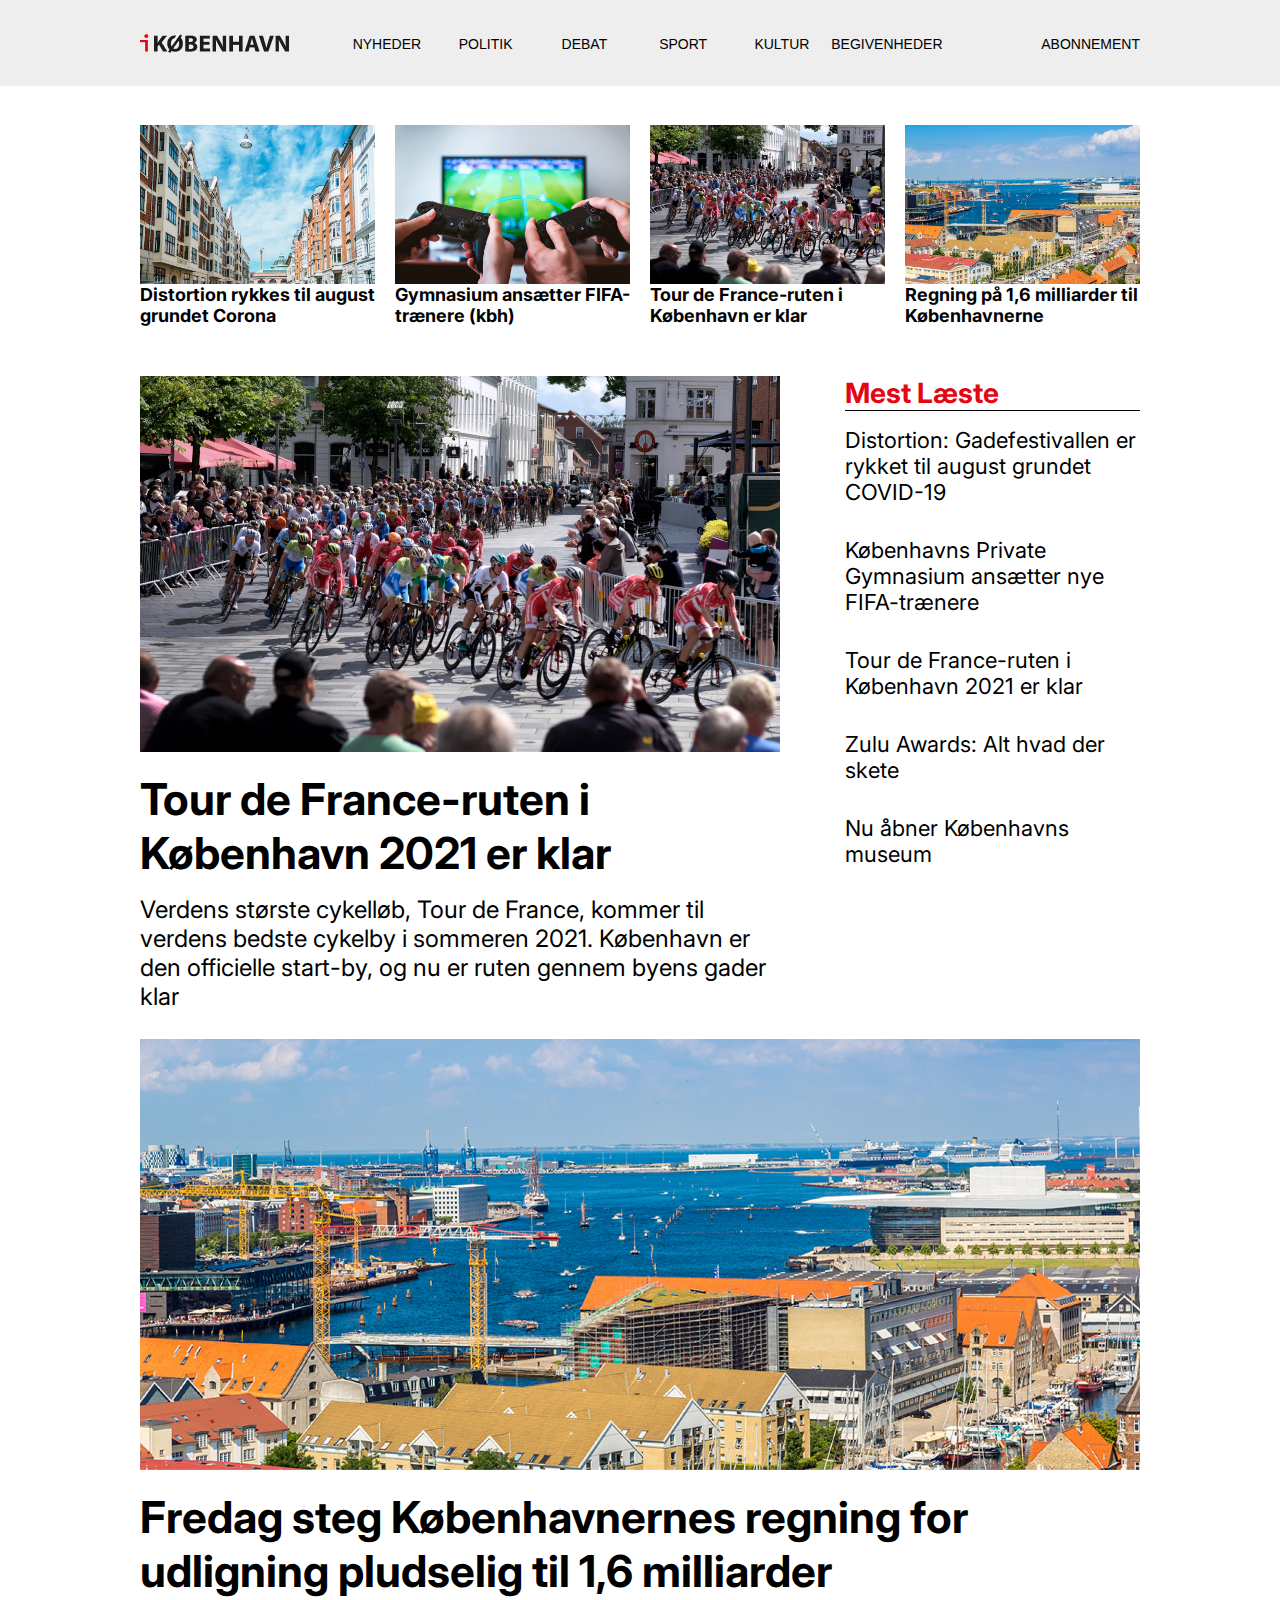
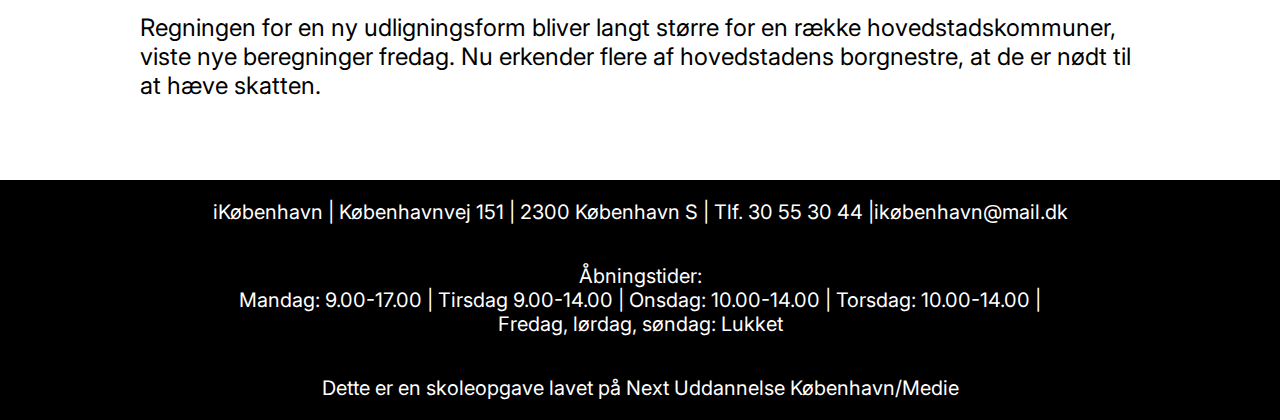
<file: index.html>
<!DOCTYPE html>
<html lang="en">

<head>
    <meta charset="UTF-8">
    <meta http-equiv="X-UA-Compatible" content="IE=edge">
    <meta name="viewport" content="width=device-width, initial-scale=1.0">
    <link rel="stylesheet" href="avissite.css">
    <title>Document</title>
</head>

<body>

    <header>
        <div id="burger"><i class="fa-solid fa-bars"></i></div>
        <nav>

            <ul>
                <li>
                    <a href="index.html"><img class="logo" src="images/Logo.png" alt="logo"></a>
                </li>
                <li><a class="active" href="index.html">NYHEDER</a></li>
                <li><a href="#">POLITIK</a></li>
                <li><a href="#">DEBAT</a></li>
                <li><a href="sportsside.html">SPORT</a></li>
                <li><a href="#">KULTUR</a></li>
                <li><a href="#">BEGIVENHEDER</a></li>
                <li><a href="abonnement.html">ABONNEMENT</a></li>
            </ul>

        </nav>
    </header>

    <div id=wrapper>
        <main>
            <article class="toprow">
                <figure>
                    <a href="#"><img src="images/distortion-header (1).jpg" alt="Distortion">
                        <figcaption>Distortion rykkes til august grundet Corona</figcaption>
                    </a>
                </figure>
                <figure>
                    <a href="#"><img src="images/fifa-traenere-header.jpg" alt="Gymnasium">
                        <figcaption>Gymnasium ansætter FIFA-trænere (kbh)</figcaption>
                    </a>
                </figure>
                <figure>
                    <a href="sportsside.html"><img src="images/tour-de-france-header.jpg" alt="Tour de France">
                        <figcaption>Tour de France-ruten i København er klar</figcaption>
                    </a>
                </figure>
                <figure>
                    <a href="#"><img src="images/udligningsreform-header.jpg" alt="Regning">
                        <figcaption>Regning på 1,6 milliarder til Københavnerne</figcaption>
                    </a>
                </figure>
            </article>
            <div class="Midrow">
                <article class="BigTDF">
                    <img class="TDF" src="images/tour-de-france-artikel-forside.jpg" alt="Big article TDF">
                    <h1>Tour de France-ruten i København 2021 er klar</h1>
                    <p> Verdens største cykelløb, Tour de France, kommer til verdens bedste cykelby i sommeren 2021. København er den officielle start-by, og nu er ruten gennem byens gader klar
                    </p>
                </article>
                <div>
                    <h3>Mest Læste</h3>
                    <ul>
                        <li><a href="#">Distortion: Gadefestivallen er rykket til august grundet COVID-19</a></li>
                        <li><a href="#">Københavns Private Gymnasium ansætter nye FIFA-trænere</a></li>
                        <li><a href="sportsside.html">Tour de France-ruten i København 2021 er klar</a></li>
                        <li><a href="#">Zulu Awards: Alt hvad der skete</a></li>
                        <li><a href="#">Nu åbner Københavns museum</a></li>
                    </ul>
                </div>
            </div>
            <article class="Regning">
                <img src="images/udligningsreform-artikel-forside.jpg" alt="Regning">
                <h2>Fredag steg Københavnernes regning for udligning pludselig til 1,6 milliarder</h2>
                <p>Regningen for en ny udligningsform bliver langt større for en række hovedstadskommuner, viste nye beregninger fredag. Nu erkender flere af hovedstadens borgnestre, at de er nødt til at hæve skatten.</p>
            </article>
        </main>
    </div>
    <footer>
        <div class="footercontent">
            <p>iKøbenhavn | Københavnvej 151 | 2300 København S | Tlf. 30 55 30 44 |<a href="#">ikøbenhavn@mail.dk</a></p>

            <p>Åbningstider:<br> Mandag: 9.00-17.00 | Tirsdag 9.00-14.00 | Onsdag: 10.00-14.00 | Torsdag: 10.00-14.00 |<br> Fredag, lørdag, søndag: Lukket</p>
            <p>Dette er en skoleopgave lavet på Next Uddannelse København/Medie</p>
        </div>
    </footer>
</body>

</html>
</file>
<file: avissite.css>
@import url('https://fonts.googleapis.com/css2?family=Inter&family=Roboto&display=swap');
* {
    padding: 0;
    margin: 0;
    box-sizing: border-box;
}

img {
    width: 100%;
    height: auto;
    display: block;
}


/*ovenstående oftest brugt som standard CSS*/

#wrapper {
    margin: 0 auto;
    max-width: 1000px;
    font-family: 'Inter', sans-serif;
}

main {
    padding-bottom: 5em;
}

header {
    position: fixed;
    width: 100%;
    /* fordi den 'klapper sammen' i bredden når vi bruger 'position' */
    background-color: #eeeeee;
    z-index: 11;
}

#burger {
    display: none;
}

nav {
    max-width: 1000px;
    /* width istedet for max-width gør at margin i siderne bevares */
    margin: 0 auto;
    /* display: flex; */
    /*     justify-content: space-between;
 */
    /* background-color: black; */
}

nav ul {
    display: flex;
    align-items: center;
    height: 5.375em;
    /* 86px/16px = 5.375 (højden er 86px i Figma'en og vi omregner til em og 1em = 16px) */
    list-style: none;
    justify-content: space-around;
    font-family: 'Roboto', sans-serif;
}

nav ul li:first-child {
    flex: 2;
}

.logo {
    max-width: 149px;
}

nav ul li:last-child {
    /* width: 20%;  */
    text-align: end;
    flex: 2;
}

nav ul li {
    text-align: center;
    flex: 1;
}

nav ul:first-child li:hover {
    -webkit-text-stroke: 1.4px red;
}

nav a {
    color: #000;
    text-decoration: none;
    font-family: 'Open sans', sans-serif;
    font-size: 14px;
    text-transform: uppercase;
}


/* nav a.active {
    font-weight: 700;
} */

.toprow {
    display: grid;
    grid-template-columns: repeat(4, 1fr);
    column-gap: 20px;
    padding-top: 125px;
    padding-bottom: 50px;
}

figure a {
    text-decoration: none;
}

figcaption {
    font-size: 18px;
    color: #000;
    font-weight: bold;
}

.Midrow {
    display: grid;
    grid-template-columns: repeat(2, auto);
    column-gap: 65px;
    padding-bottom: 28px;
}

.Midrow div {
    max-width: 295px;
}

.Midrow h3 {
    font-size: 28px;
    color: #E30613;
    border-bottom: 1px solid #000;
}

.Midrow ul {
    list-style: none;
}

.Midrow li {
    padding-bottom: 1em;
    padding-top: 1em;
}

.Midrow a {
    text-decoration: none;
    font-size: 22px;
    color: #000;
}

.TDF {
    max-width: 640px;
    padding-bottom: 20px;
}

.BigTDF h1 {
    font-size: 44px;
    max-width: 640px;
    padding-bottom: 15px;
}

.BigTDF p {
    max-width: 640px;
    font-size: 24px;
}

.Regning h2 {
    font-size: 44px;
    padding-top: 20px;
    padding-bottom: 15px;
}

.Regning p {
    font-size: 24px;
}

footer {
    width: 100%;
    margin: 0 auto;
    background-color: #000;
    font-family: 'Inter', sans-serif;
}

footer p {
    color: white;
    text-align: center;
    padding-top: 1em;
    padding-bottom: 1em;
    font-size: 20px;
}

footer a {
    text-decoration: none;
    color: white;
}

.footercontent {
    max-width: 1000px;
    display: flex;
    flex-direction: column;
    margin: 0 auto;
}
</file>
